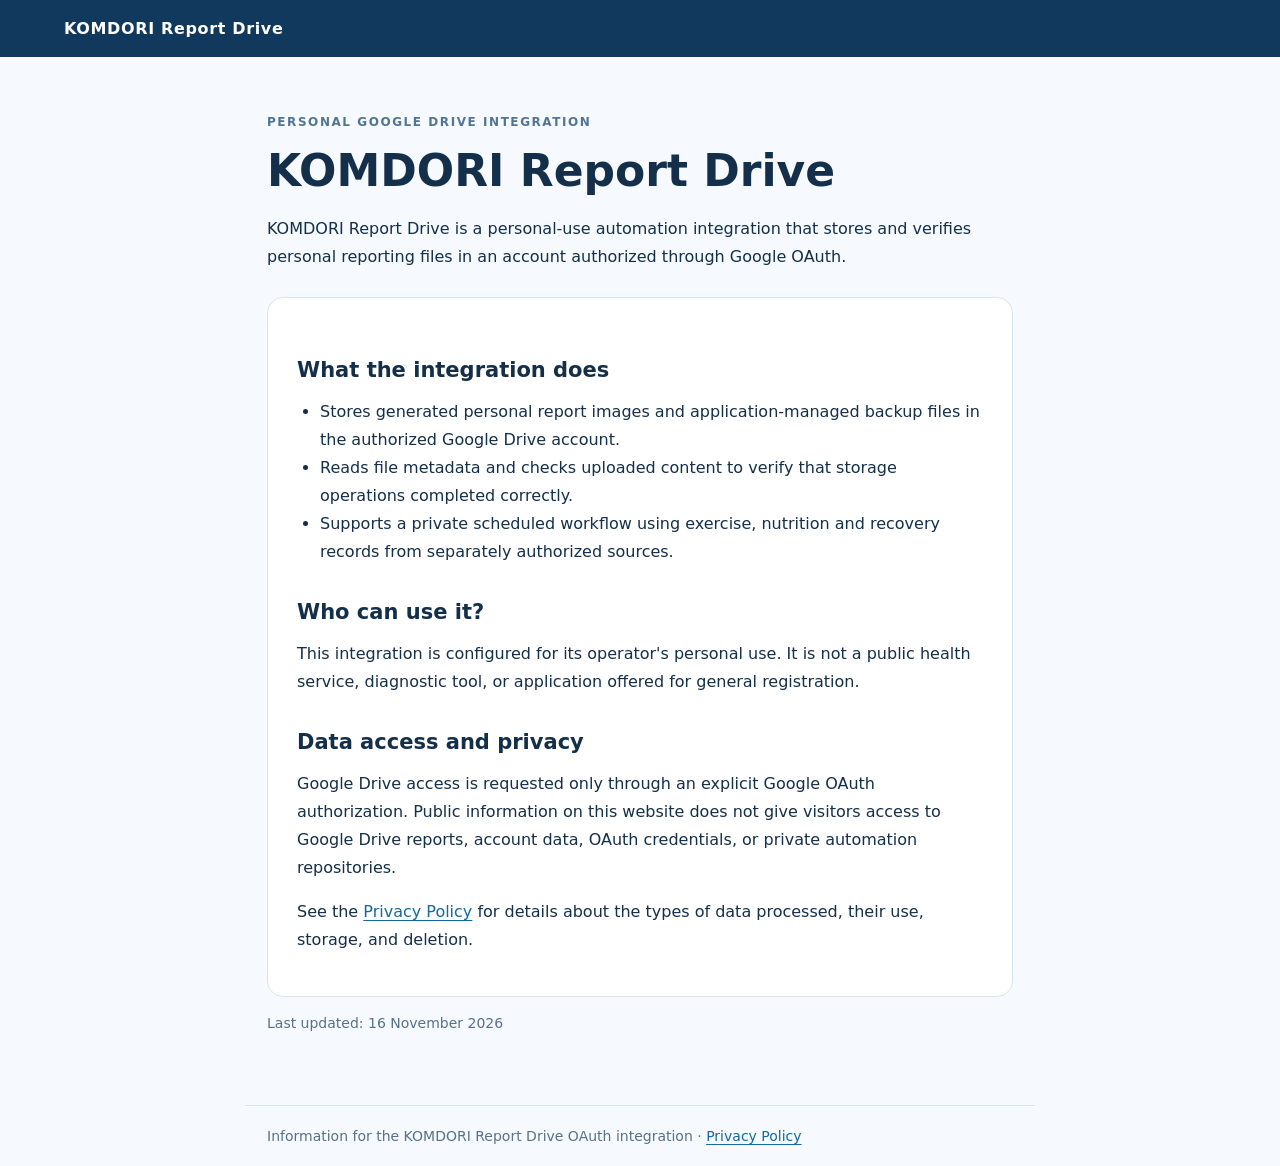
<file: index.html>
<!doctype html>
<html lang="en">
<head>
<meta charset="utf-8">
<meta name="viewport" content="width=device-width, initial-scale=1">
<title>KOMDORI Report Drive — Personal Reporting Integration</title>
<meta name="description" content="Information about the private KOMDORI Report Drive Google OAuth integration.">
<link rel="stylesheet" href="/styles.css">
</head>
<body>
<header><a href="/">KOMDORI Report Drive</a></header>
<main>
<p class="eyebrow">Personal Google Drive integration</p>
<h1>KOMDORI Report Drive</h1>
<p>KOMDORI Report Drive is a personal-use automation integration that stores and verifies personal reporting files in an account authorized through Google OAuth.</p>
<section class="panel">
<h2>What the integration does</h2>
<ul>
<li>Stores generated personal report images and application-managed backup files in the authorized Google Drive account.</li>
<li>Reads file metadata and checks uploaded content to verify that storage operations completed correctly.</li>
<li>Supports a private scheduled workflow using exercise, nutrition and recovery records from separately authorized sources.</li>
</ul>
<h2>Who can use it?</h2>
<p>This integration is configured for its operator's personal use. It is not a public health service, diagnostic tool, or application offered for general registration.</p>
<h2>Data access and privacy</h2>
<p>Google Drive access is requested only through an explicit Google OAuth authorization. Public information on this website does not give visitors access to Google Drive reports, account data, OAuth credentials, or private automation repositories.</p>
<p>See the <a href="/privacy/">Privacy Policy</a> for details about the types of data processed, their use, storage, and deletion.</p>
</section>
<p class="meta">Last updated: 16 November 2026</p>
</main>
<footer>Information for the KOMDORI Report Drive OAuth integration · <a href="/privacy/">Privacy Policy</a></footer>
</body>
</html>
</file>
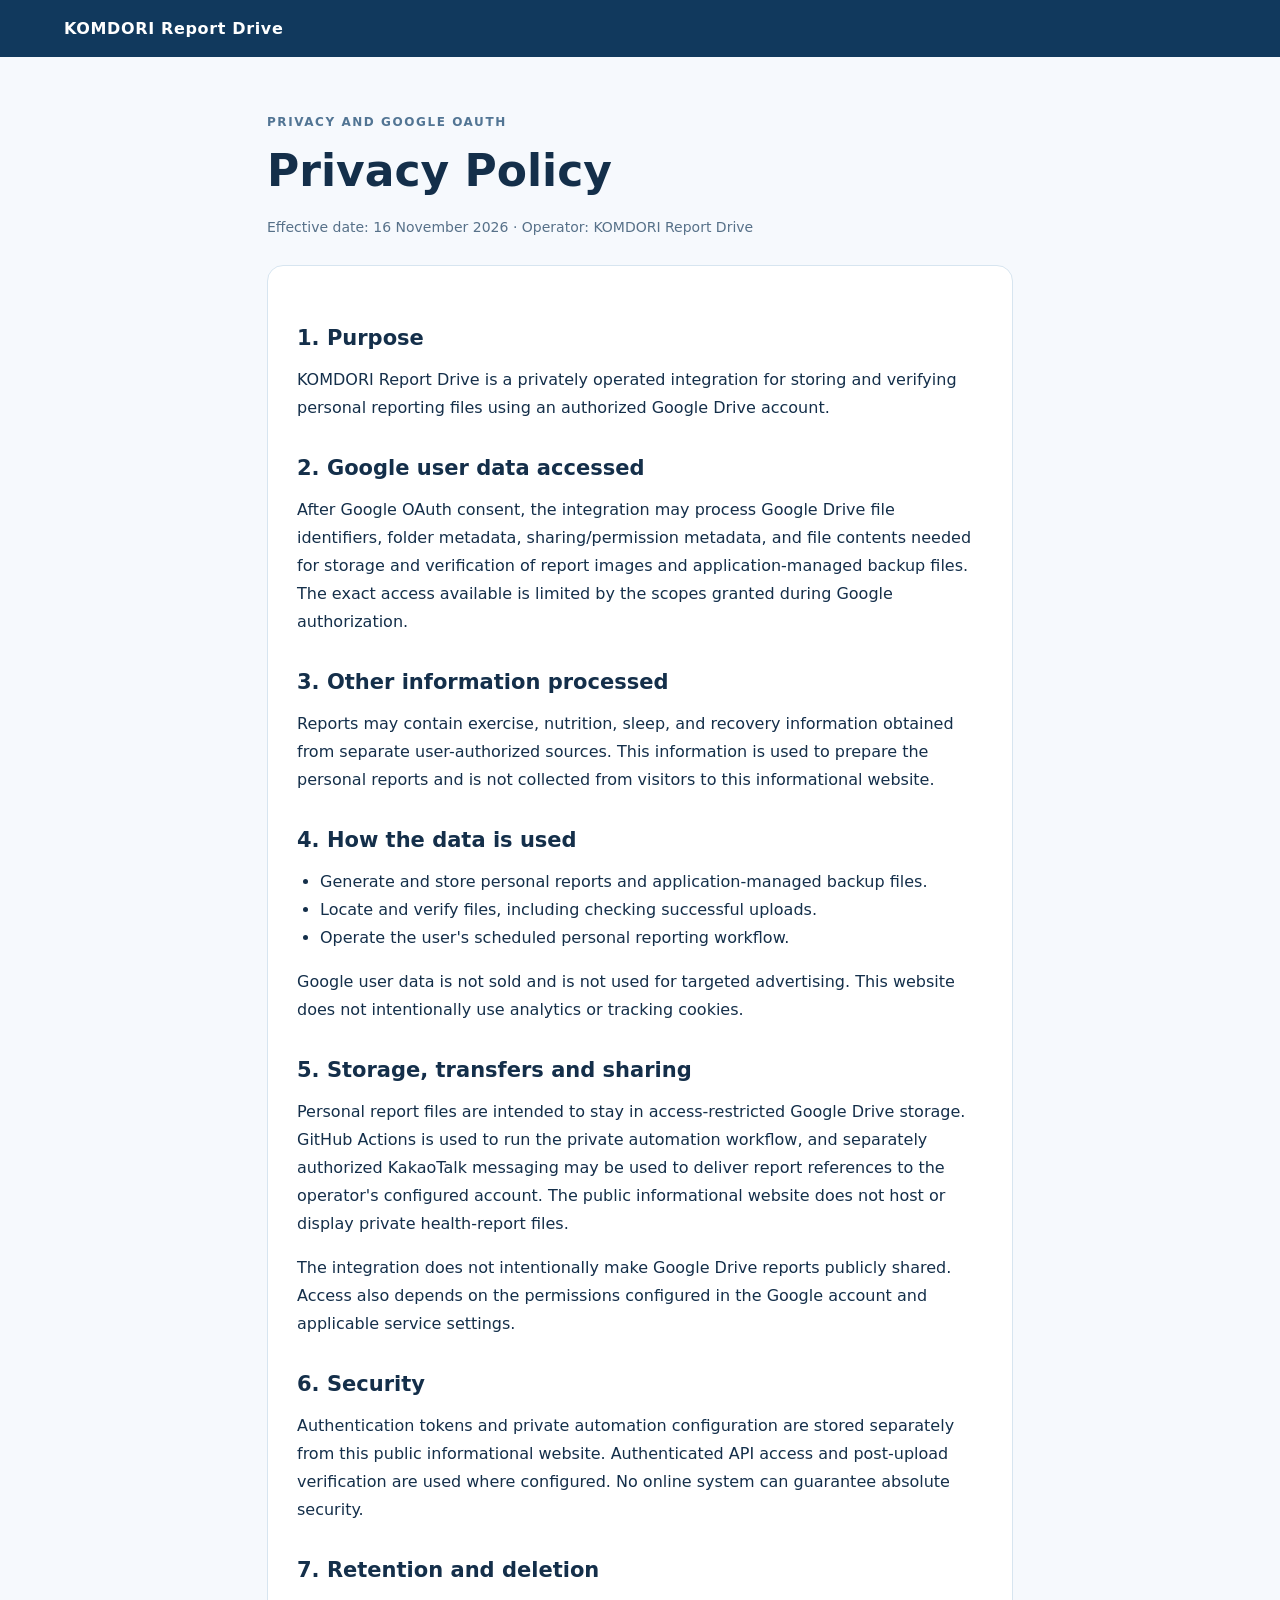
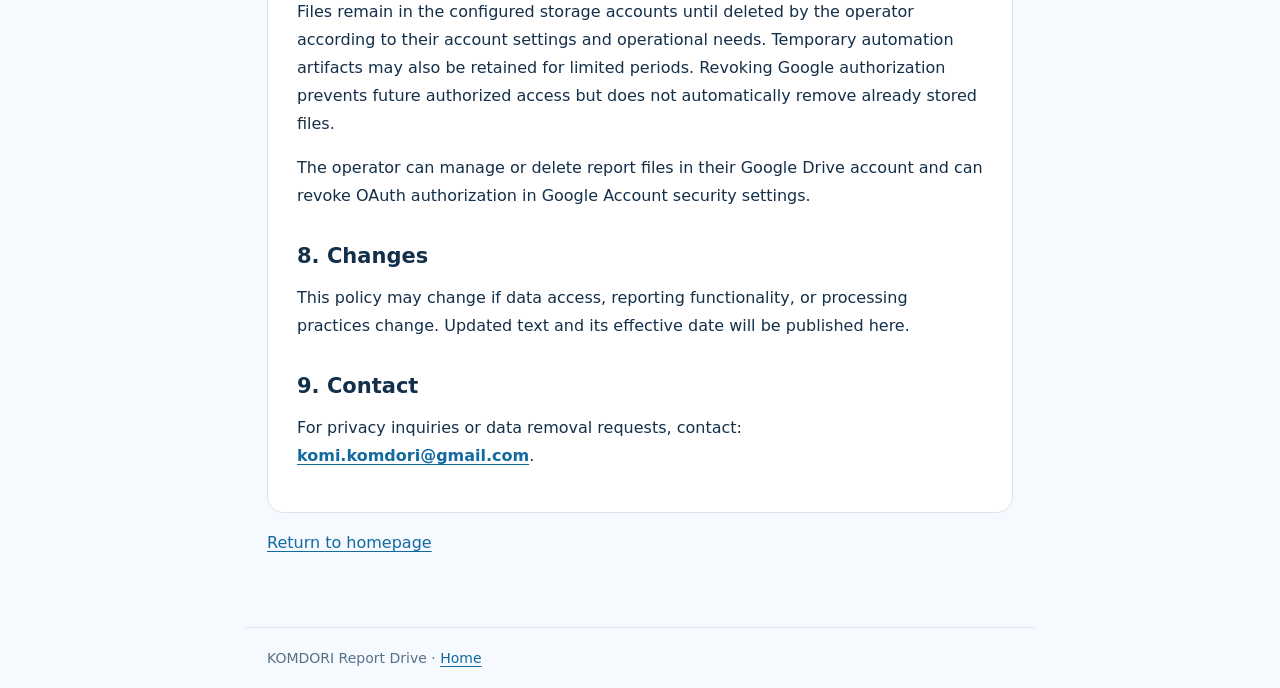
<file: privacy/index.html>
<!doctype html>
<html lang="en">
<head>
<meta charset="utf-8">
<meta name="viewport" content="width=device-width, initial-scale=1">
<title>Privacy Policy — KOMDORI Report Drive</title>
<meta name="description" content="How the KOMDORI Report Drive integration uses Google user data.">
<link rel="stylesheet" href="/styles.css">
</head>
<body>
<header><a href="/">KOMDORI Report Drive</a></header>
<main>
<p class="eyebrow">Privacy and Google OAuth</p>
<h1>Privacy Policy</h1>
<p class="meta">Effective date: 16 November 2026 · Operator: KOMDORI Report Drive</p>
<section class="panel">
<h2>1. Purpose</h2>
<p>KOMDORI Report Drive is a privately operated integration for storing and verifying personal reporting files using an authorized Google Drive account.</p>
<h2>2. Google user data accessed</h2>
<p>After Google OAuth consent, the integration may process Google Drive file identifiers, folder metadata, sharing/permission metadata, and file contents needed for storage and verification of report images and application-managed backup files. The exact access available is limited by the scopes granted during Google authorization.</p>
<h2>3. Other information processed</h2>
<p>Reports may contain exercise, nutrition, sleep, and recovery information obtained from separate user-authorized sources. This information is used to prepare the personal reports and is not collected from visitors to this informational website.</p>
<h2>4. How the data is used</h2>
<ul>
<li>Generate and store personal reports and application-managed backup files.</li>
<li>Locate and verify files, including checking successful uploads.</li>
<li>Operate the user's scheduled personal reporting workflow.</li>
</ul>
<p>Google user data is not sold and is not used for targeted advertising. This website does not intentionally use analytics or tracking cookies.</p>
<h2>5. Storage, transfers and sharing</h2>
<p>Personal report files are intended to stay in access-restricted Google Drive storage. GitHub Actions is used to run the private automation workflow, and separately authorized KakaoTalk messaging may be used to deliver report references to the operator's configured account. The public informational website does not host or display private health-report files.</p>
<p>The integration does not intentionally make Google Drive reports publicly shared. Access also depends on the permissions configured in the Google account and applicable service settings.</p>
<h2>6. Security</h2>
<p>Authentication tokens and private automation configuration are stored separately from this public informational website. Authenticated API access and post-upload verification are used where configured. No online system can guarantee absolute security.</p>
<h2>7. Retention and deletion</h2>
<p>Files remain in the configured storage accounts until deleted by the operator according to their account settings and operational needs. Temporary automation artifacts may also be retained for limited periods. Revoking Google authorization prevents future authorized access but does not automatically remove already stored files.</p>
<p>The operator can manage or delete report files in their Google Drive account and can revoke OAuth authorization in Google Account security settings.</p>
<h2>8. Changes</h2>
<p>This policy may change if data access, reporting functionality, or processing practices change. Updated text and its effective date will be published here.</p>
<h2>9. Contact</h2>
<p>For privacy inquiries or data removal requests, contact: <strong><a href="mailto:komi.komdori@gmail.com">komi.komdori@gmail.com</a></strong>.</p>
</section>
<p><a href="/">Return to homepage</a></p>
</main>
<footer>KOMDORI Report Drive · <a href="/">Home</a></footer>
</body>
</html>
</file>
<file: styles.css>
:root{color-scheme:light;font-family:system-ui,-apple-system,BlinkMacSystemFont,"Segoe UI",sans-serif;background:#f6f9fd;color:#142f4a}*{box-sizing:border-box}body{margin:0}a{color:#126aa1;text-underline-offset:3px}header{background:#11395d;color:#fff;padding:19px max(5vw,20px)}header a{color:#fff;text-decoration:none;font-weight:650;letter-spacing:.04em}main{max-width:790px;margin:55px auto 70px;padding:0 22px}h1{font-size:clamp(30px,5vw,44px);line-height:1.18;margin:0 0 18px}h2{font-size:21px;margin:34px 0 10px}p,li{line-height:1.75;font-size:16px}ul{padding-left:23px}.eyebrow{letter-spacing:.13em;text-transform:uppercase;color:#527594;font-weight:650;font-size:12px}.panel{background:#fff;border:1px solid #d7e5f0;border-radius:16px;padding:26px 29px;margin-top:26px}.meta{font-size:14px;color:#577189}footer{border-top:1px solid #d7e5f0;max-width:790px;padding:22px;margin:auto;color:#577189;font-size:14px}@media(max-width:550px){main{margin:34px auto}.panel{padding:20px}}
</file>
